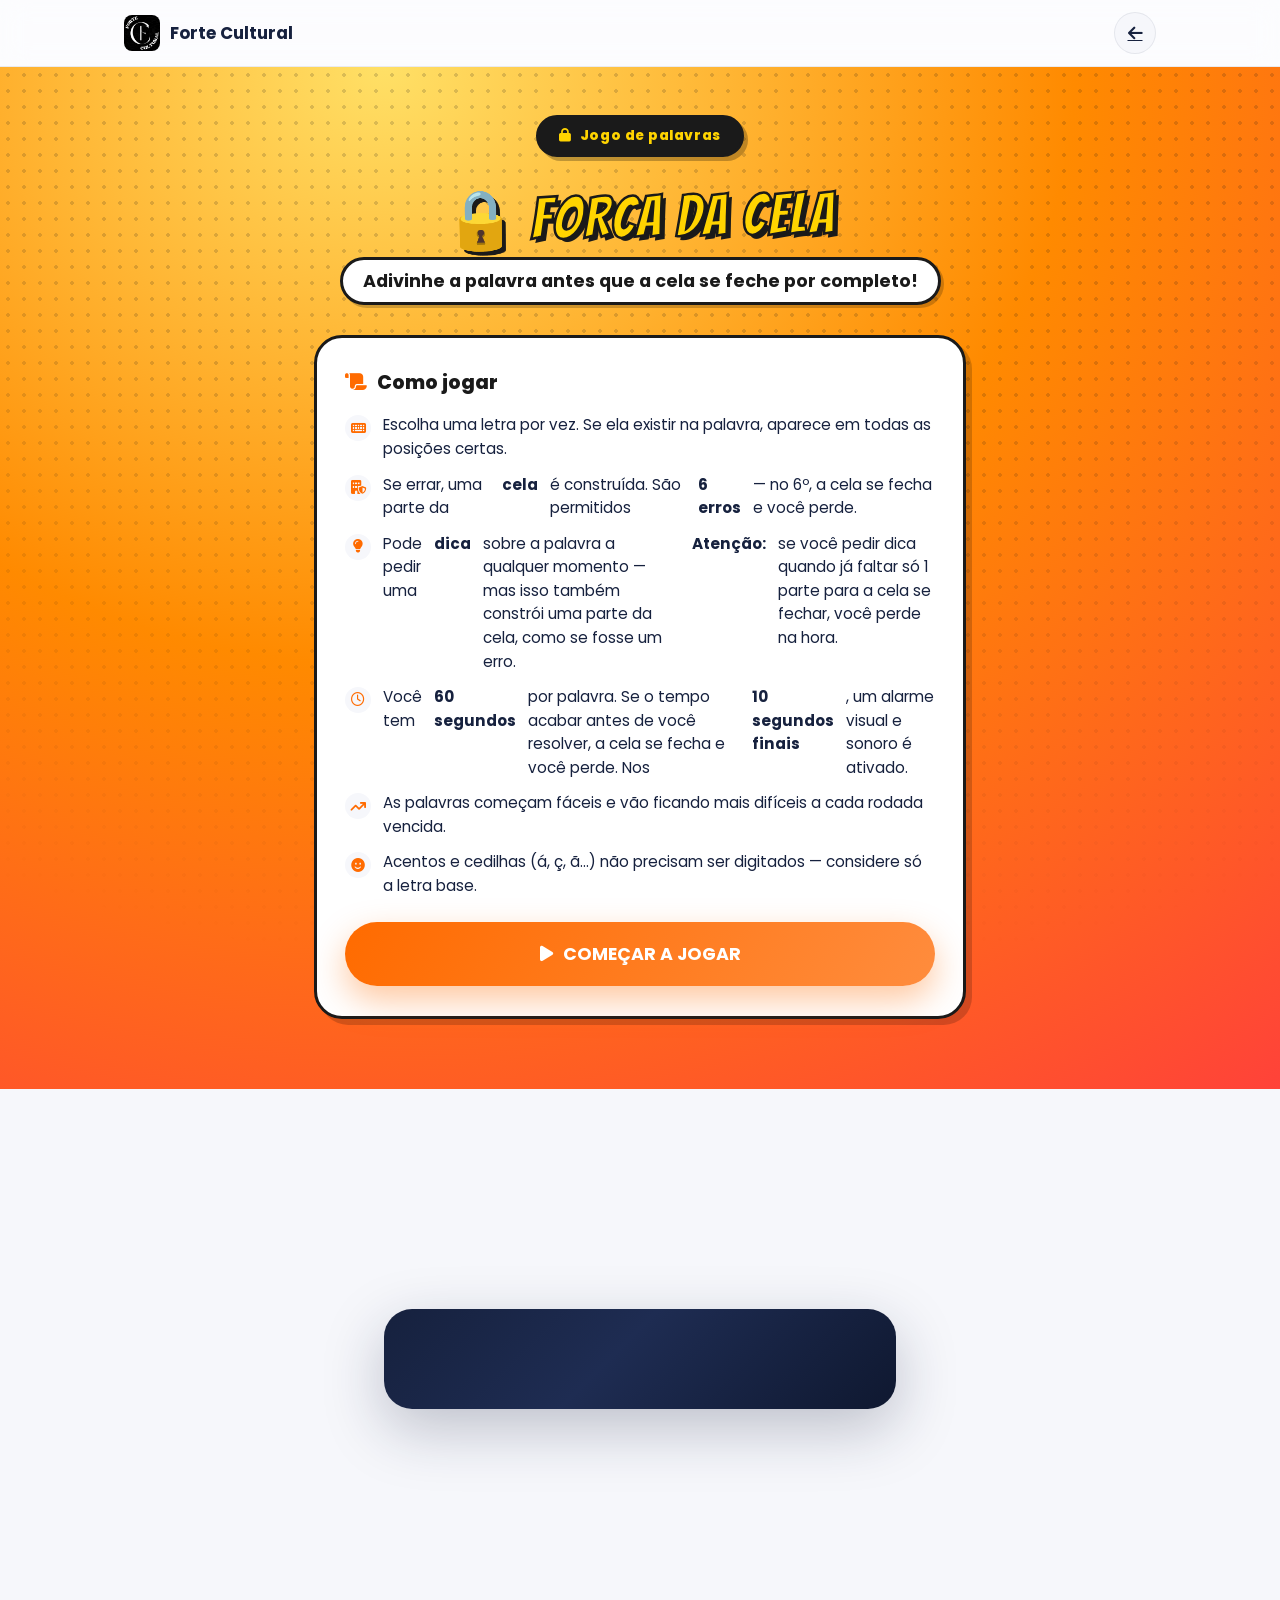
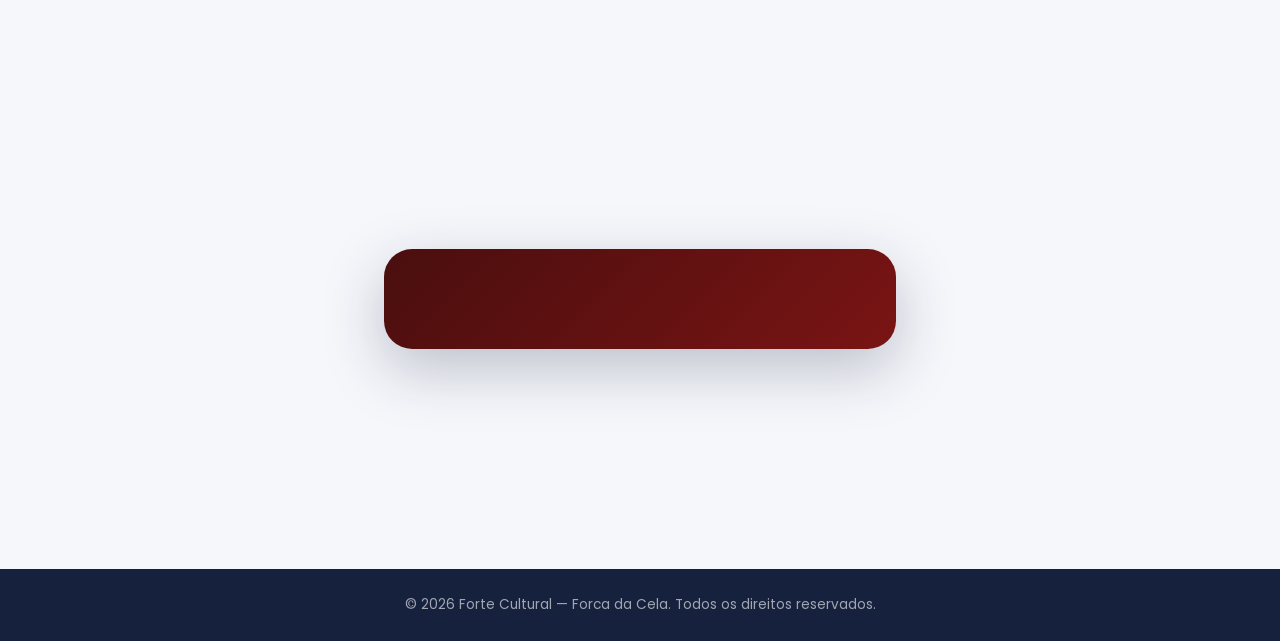
<file: forca.html>
<!DOCTYPE html>
<html lang="pt-BR">
<head>
<meta charset="UTF-8">
<meta name="viewport" content="width=device-width, initial-scale=1.0, viewport-fit=cover">
<title>Forca da Cela | Forte Cultural</title>

<meta name="description" content="Jogo da forca com tema de cela de cadeia: adivinhe a palavra antes que a cela se feche. 301 palavras, do fácil ao difícil, com dicas e cronômetro.">
<meta name="robots" content="index, follow">
<link rel="canonical" href="https://edisilva64.github.io/quiz-forte-cultural/forca.html">

<meta property="og:type" content="website">
<meta property="og:title" content="🔒 Forca da Cela — Forte Cultural">
<meta property="og:description" content="Adivinhe a palavra antes que a cela se feche! 301 palavras, do fácil ao difícil.">
<meta property="og:image" content="img/logo.png">

<link rel="icon" href="favicon.ico">
<link rel="apple-touch-icon" href="img/logo.png">

<link rel="preconnect" href="https://fonts.googleapis.com">
<link rel="preconnect" href="https://fonts.gstatic.com" crossorigin>
<link href="https://fonts.googleapis.com/css2?family=Poppins:wght@300;400;500;600;700;800;900&family=Bangers&display=swap" rel="stylesheet">
<link rel="stylesheet" href="https://cdnjs.cloudflare.com/ajax/libs/font-awesome/6.5.1/css/all.min.css">

<link rel="stylesheet" href="css/style.css">
<link rel="stylesheet" href="css/animations.css">
<link rel="stylesheet" href="css/responsive.css">
<link rel="stylesheet" href="css/dark.css">
<link rel="stylesheet" href="css/forca.css">
</head>
<body class="forca-body">

<a class="skip-link" href="#main">Pular para o conteúdo</a>

<!-- ===================== HEADER ===================== -->
<header class="site-header" role="banner">
  <div class="container header-inner">
    <a class="brand" href="index.html" aria-label="Voltar para o Desafio Lógico Forte Cultural">
      <img src="img/logo.png" alt="Forte Cultural" width="36" height="36" loading="eager">
      <span>Forte Cultural</span>
    </a>
    <a href="index.html" class="icon-btn" aria-label="Voltar ao Quiz" title="Voltar ao Quiz">
      <i class="fa-solid fa-arrow-left" aria-hidden="true"></i>
    </a>
  </div>
</header>

<main id="main">

  <!-- ===================== INTRODUÇÃO / REGRAS ===================== -->
  <section class="forca-hero" id="forcaIntro">
    <div class="forca-halftone" aria-hidden="true"></div>
    <div class="container forca-intro-inner">
      <p class="eyebrow"><i class="fa-solid fa-lock" aria-hidden="true"></i> Jogo de palavras</p>
      <h1 class="forca-title">🔒 FORCA DA CELA</h1>
      <p class="forca-subtitle">Adivinhe a palavra antes que a cela se feche por completo!</p>

      <div class="forca-rules-card">
        <h2 class="forca-rules-title"><i class="fa-solid fa-scroll"></i> Como jogar</h2>
        <ul class="forca-rules-list">
          <li><i class="fa-solid fa-keyboard"></i> Escolha uma letra por vez. Se ela existir na palavra, aparece em todas as posições certas.</li>
          <li><i class="fa-solid fa-building-shield"></i> Se errar, uma parte da <strong>cela</strong> é construída. São permitidos <strong>6 erros</strong> — no 6º, a cela se fecha e você perde.</li>
          <li><i class="fa-solid fa-lightbulb"></i> Pode pedir uma <strong>dica</strong> sobre a palavra a qualquer momento — mas isso também constrói uma parte da cela, como se fosse um erro. <strong>Atenção:</strong> se você pedir dica quando já faltar só 1 parte para a cela se fechar, você perde na hora.</li>
          <li><i class="fa-regular fa-clock"></i> Você tem <strong>60 segundos</strong> por palavra. Se o tempo acabar antes de você resolver, a cela se fecha e você perde. Nos <strong>10 segundos finais</strong>, um alarme visual e sonoro é ativado.</li>
          <li><i class="fa-solid fa-arrow-trend-up"></i> As palavras começam fáceis e vão ficando mais difíceis a cada rodada vencida.</li>
          <li><i class="fa-solid fa-face-smile"></i> Acentos e cedilhas (á, ç, ã...) não precisam ser digitados — considere só a letra base.</li>
        </ul>
        <button id="forcaStartBtn" class="btn btn-primary btn-xl ripple">
          <i class="fa-solid fa-play"></i> COMEÇAR A JOGAR
        </button>
      </div>
    </div>
  </section>

  <!-- ===================== JOGO ===================== -->
  <section class="forca-game-section" id="forcaGameSection" hidden>
    <div class="container forca-game-container">

      <div class="forca-topbar">
        <span class="forca-round-badge" id="forcaRoundBadge">Palavra 1</span>
        <div class="forca-timer" id="forcaTimerDisplay"><i class="fa-regular fa-clock"></i> 01:00</div>
      </div>

      <div class="forca-board">
        <div class="forca-cell-scene" id="forcaCellScene" aria-hidden="true">
          <!-- Preenchido via JS: personagem + barras da cela -->
        </div>

        <div class="forca-word-area">
          <div class="forca-word-display" id="forcaWordDisplay" aria-live="polite"></div>

          <div class="forca-hint-area">
            <button id="forcaHintBtn" class="btn btn-secondary btn-sm ripple">
              <i class="fa-solid fa-lightbulb"></i> PEDIR DICA (custa 1 parte da cela)
            </button>
            <p class="forca-hint-text" id="forcaHintText" hidden></p>
          </div>

          <div class="forca-keyboard" id="forcaKeyboard" role="group" aria-label="Teclado de letras"></div>
        </div>
      </div>

      <!-- Faixa lateral: alterna entre as camisetas do quiz a cada jogada -->
      <aside class="promo-rail" id="forcaRail" aria-label="Oferta relacionada à camiseta">
        <div class="promo-rail-inner">
          <div class="promo-rail-mockup">
            <img id="forcaRailImg" src="img/camiseta-cafe.png" alt="Camiseta em destaque" loading="lazy" width="200" height="256">
          </div>
          <span class="promo-rail-emoji" id="forcaRailEmoji">☕</span>
          <div class="promo-rail-title" id="forcaRailTitle">ESTILO CIÊNCIA</div>
          <p class="promo-rail-text">Conheça nossa loja de camisetas:</p>
          <a class="btn btn-primary btn-sm ripple" id="forcaRailLink" href="https://umapenca.com/fortecultural/" target="_blank" rel="noopener">umapenca.com/fortecultural</a>
        </div>
      </aside>
    </div>
  </section>

  <!-- ===================== RESULTADO DA RODADA (vitória) ===================== -->
  <section class="forca-round-result-section" id="forcaRoundResultSection" hidden>
    <div class="container forca-round-result-container">
      <div class="forca-round-result-card" id="forcaRoundResultCard"></div>
    </div>
  </section>

  <!-- ===================== FIM DE JOGO (derrota) ===================== -->
  <section class="forca-gameover-section" id="forcaGameoverSection" hidden>
    <div class="container forca-gameover-container">
      <div class="forca-gameover-card" id="forcaGameoverCard"></div>
    </div>
  </section>

</main>

<footer class="site-footer">
  <div class="container">
    <p>&copy; <span id="forcaYear"></span> Forte Cultural — Forca da Cela. Todos os direitos reservados.</p>
  </div>
</footer>

<canvas id="confettiCanvas" class="confetti-canvas" aria-hidden="true"></canvas>


<script src="js/config.js" defer></script>
<script src="js/db.js" defer></script>
<script src="js/forca-db.js" defer></script>
<script src="js/forca-words.js" defer></script>
<script src="js/confetti.js" defer></script>
<script src="js/forca-app.js" defer></script>
</body>
</html>
</file>
<file: css/style.css>
/* ===================================================================
   FORTE CULTURAL — DESAFIO LÓGICO
   style.css — Design tokens, reset, layout base e componentes
   =================================================================== */

:root {
  /* Paleta */
  --color-orange: #FF6B00;
  --color-orange-light: #FF8C3D;
  --color-green: #00A651;
  --color-green-dark: #00833F;
  --color-navy: #16213E;
  --color-navy-soft: #1E2C52;
  --color-gray-light: #F6F7FB;
  --color-white: #FFFFFF;

  /* Texto */
  --text-primary: #16213E;
  --text-secondary: #5B6478;
  --text-invert: #FFFFFF;

  /* Superfícies */
  --surface: #FFFFFF;
  --surface-alt: #F6F7FB;
  --surface-glass: rgba(255, 255, 255, 0.65);
  --border-soft: rgba(22, 33, 62, 0.08);

  /* Gradientes */
  --grad-hero: linear-gradient(135deg, #16213E 0%, #1E2C52 45%, #0F1830 100%);
  --grad-brand: linear-gradient(120deg, var(--color-orange) 0%, #FF8C3D 100%);
  --grad-green: linear-gradient(120deg, var(--color-green) 0%, #00C766 100%);

  /* Tipografia */
  --font-display: 'Poppins', system-ui, sans-serif;
  --font-body: 'Poppins', system-ui, sans-serif;

  /* Espaçamento & Raio */
  --radius-sm: 10px;
  --radius-md: 18px;
  --radius-lg: 28px;
  --radius-pill: 999px;
  --shadow-soft: 0 10px 30px rgba(22, 33, 62, 0.10);
  --shadow-strong: 0 20px 60px rgba(22, 33, 62, 0.25);

  --container-w: 1080px;
  --focus-ring: 0 0 0 3px rgba(255, 107, 0, 0.45);

  /* Tema pop-art / HQ (usado só na página de abertura) */
  --comic-yellow: #FFD400;
  --comic-red: #FF3D3D;
  --comic-orange: #FF8A00;
  --comic-ink: #1A1A1A;
  --font-comic: 'Bangers', 'Poppins', cursive;
}

/* ===================== RESET ===================== */
*, *::before, *::after { box-sizing: border-box; }
html { scroll-behavior: smooth; }
body {
  margin: 0;
  font-family: var(--font-body);
  color: var(--text-primary);
  background: var(--surface-alt);
  -webkit-font-smoothing: antialiased;
  overflow-x: hidden;
}
img { max-width: 100%; display: block; }
button { font-family: inherit; cursor: pointer; }
ul { margin: 0; padding: 0; list-style: none; }
h1, h2, h3, p { margin: 0; }
a { color: inherit; }

/* Foco visível — acessibilidade */
a:focus-visible,
button:focus-visible,
input:focus-visible,
[tabindex]:focus-visible {
  outline: none;
  box-shadow: var(--focus-ring);
  border-radius: var(--radius-sm);
}

.skip-link {
  position: absolute;
  left: -999px;
  top: 0;
  background: var(--color-orange);
  color: #fff;
  padding: 12px 20px;
  z-index: 999;
  border-radius: 0 0 8px 0;
}
.skip-link:focus {
  left: 0;
}

.container {
  max-width: var(--container-w);
  margin: 0 auto;
  padding: 0 24px;
}

/* ===================== HEADER ===================== */
.site-header {
  position: sticky;
  top: 0;
  z-index: 50;
  background: var(--surface-glass);
  backdrop-filter: blur(14px) saturate(160%);
  -webkit-backdrop-filter: blur(14px) saturate(160%);
  border-bottom: 1px solid var(--border-soft);
}
.header-inner {
  display: flex;
  align-items: center;
  justify-content: space-between;
  padding-top: 12px;
  padding-bottom: 12px;
}
.brand {
  display: flex;
  align-items: center;
  gap: 10px;
  font-weight: 700;
  font-size: 1.05rem;
  text-decoration: none;
  color: var(--text-primary);
  transition: opacity .2s ease;
}
.brand:hover { opacity: 0.78; }
.brand img { border-radius: 8px; }

.icon-btn {
  background: var(--surface-alt);
  border: 1px solid var(--border-soft);
  width: 42px;
  height: 42px;
  border-radius: var(--radius-pill);
  display: grid;
  place-items: center;
  font-size: 1.05rem;
  color: var(--text-primary);
  transition: transform .25s ease, background .25s ease;
}
.icon-btn:hover { transform: rotate(20deg) scale(1.05); background: #fff; }

/* ===================== HERO — ESTÉTICA POP-ART / HQ ===================== */
.hero {
  position: relative;
  background: radial-gradient(120% 130% at 30% 0%, #FFE066 0%, var(--comic-orange) 45%, var(--comic-red) 100%);
  color: var(--comic-ink);
  padding: 40px 0 60px;
  overflow: hidden;
  isolation: isolate;
}
.hero-glow {
  position: absolute;
  inset: -20%;
  background:
    radial-gradient(500px 350px at 85% 15%, rgba(255,255,255,0.35), transparent 60%),
    radial-gradient(600px 400px at 10% 90%, rgba(255,61,61,0.35), transparent 60%);
  z-index: -1;
  animation: driftGlow 14s ease-in-out infinite alternate;
}
/* Padrão de pontos (halftone), clássico de quadrinhos pop-art */
.hero-halftone {
  position: absolute;
  inset: 0;
  z-index: -1;
  background-image: radial-gradient(rgba(26,26,26,0.16) 1.6px, transparent 1.6px);
  background-size: 16px 16px;
  mask-image: radial-gradient(120% 100% at 50% 0%, black 40%, transparent 90%);
  -webkit-mask-image: radial-gradient(120% 100% at 50% 0%, black 40%, transparent 90%);
}
/* Raios e estrela decorativos */
.hero-bolt {
  position: absolute;
  width: 70px;
  height: auto;
  filter: drop-shadow(3px 4px 0 rgba(0,0,0,0.15));
  z-index: 0;
}
.hero-bolt-1 { top: 14%; left: 4%; transform: rotate(-18deg); animation: pulseSoft 3.2s ease-in-out infinite; }
.hero-bolt-2 { bottom: 10%; right: 6%; width: 56px; transform: rotate(14deg); animation: pulseSoft 3.6s ease-in-out infinite 0.4s; }
.hero-star {
  position: absolute;
  top: 8%;
  right: 10%;
  width: 60px;
  height: auto;
  z-index: 0;
  filter: drop-shadow(2px 3px 0 rgba(0,0,0,0.15));
  animation: spinSlow 12s linear infinite;
}
@media (max-width: 768px) {
  .hero-bolt { width: 46px; }
  .hero-bolt-2 { width: 38px; }
  .hero-star { width: 42px; }
}

.hero-inner { text-align: center; max-width: 760px; position: relative; z-index: 1; }

.eyebrow {
  display: inline-flex;
  align-items: center;
  gap: 8px;
  background: var(--comic-ink);
  border: 3px solid var(--comic-ink);
  color: var(--comic-yellow);
  padding: 8px 20px;
  border-radius: var(--radius-pill);
  font-size: 0.85rem;
  font-weight: 800;
  letter-spacing: 0.04em;
  margin-bottom: 16px;
  box-shadow: 4px 4px 0 rgba(0,0,0,0.25);
}
.eyebrow i { color: var(--comic-yellow); }

.hero-title {
  font-family: var(--font-comic);
  font-weight: 400;
  font-size: clamp(2.3rem, 5.6vw, 4rem);
  line-height: 1.05;
  letter-spacing: 0.03em;
  margin-bottom: 14px;
  color: var(--comic-yellow);
  -webkit-text-stroke: 2.5px var(--comic-ink);
  text-stroke: 2.5px var(--comic-ink);
  text-shadow:
    4px 4px 0 var(--comic-ink),
    -1px -1px 0 var(--comic-ink),
    1px -1px 0 var(--comic-ink),
    -1px 1px 0 var(--comic-ink);
  transform: rotate(-1.5deg);
}
.hero-subtitle {
  font-size: clamp(1.15rem, 2.4vw, 1.5rem);
  font-weight: 800;
  color: var(--comic-ink);
  background: #fff;
  display: inline-block;
  padding: 6px 18px;
  border-radius: var(--radius-pill);
  border: 3px solid var(--comic-ink);
  box-shadow: 3px 3px 0 rgba(0,0,0,0.2);
  margin-bottom: 18px;
}
.hero-text {
  font-size: 1.05rem;
  font-weight: 600;
  color: var(--comic-ink);
  line-height: 1.6;
  margin-bottom: 16px;
}
.hero-text strong { color: #fff; -webkit-text-stroke: 1px var(--comic-ink); }
.hero-note {
  display: inline-flex;
  align-items: center;
  gap: 8px;
  font-size: 0.85rem;
  font-weight: 700;
  color: var(--comic-ink);
  background: rgba(255,255,255,0.75);
  border: 2px solid var(--comic-ink);
  padding: 8px 16px;
  border-radius: var(--radius-pill);
  margin-bottom: 28px;
}
.hero-note i { color: var(--comic-red); }

/* ===================== BOTÕES ===================== */
.btn {
  position: relative;
  overflow: hidden;
  display: inline-flex;
  align-items: center;
  justify-content: center;
  gap: 10px;
  border: none;
  border-radius: var(--radius-pill);
  font-weight: 700;
  font-size: 1rem;
  padding: 16px 34px;
  transition: transform .2s ease, box-shadow .2s ease, filter .2s ease;
  will-change: transform;
}
.btn:active { transform: scale(0.97); }
.btn-xl { padding: 19px 44px; font-size: 1.1rem; }

.btn-primary {
  background: var(--grad-brand);
  color: #fff;
  box-shadow: 0 14px 34px rgba(255,107,0,0.38);
}
.btn-primary:hover { filter: brightness(1.06); transform: translateY(-3px); box-shadow: 0 18px 44px rgba(255,107,0,0.46); }

/* Botão "COMEÇAR AGORA" com visual de quadrinho (só no hero) */
.hero #startBtn.btn-primary {
  background: var(--comic-yellow);
  color: var(--comic-ink);
  font-family: var(--font-comic);
  font-weight: 400;
  letter-spacing: 0.04em;
  font-size: 1.3rem;
  border: 4px solid var(--comic-ink);
  border-radius: 16px;
  box-shadow: 6px 6px 0 var(--comic-ink);
}
.hero #startBtn.btn-primary:hover {
  filter: none;
  background: #FFE066;
  transform: translate(-2px, -2px);
  box-shadow: 8px 8px 0 var(--comic-ink);
}
.hero #startBtn.btn-primary:active {
  transform: translate(3px, 3px);
  box-shadow: 2px 2px 0 var(--comic-ink);
}

.btn-secondary {
  background: var(--color-navy);
  color: #fff;
  box-shadow: 0 10px 26px rgba(22,33,62,0.25);
}
.btn-secondary:hover { transform: translateY(-2px); }

.btn-ghost {
  background: transparent;
  color: var(--text-primary);
  border: 2px solid var(--border-soft);
}
.btn-ghost:hover { background: var(--surface-alt); }

.btn-cta {
  background: var(--grad-green);
  color: #fff;
  box-shadow: 0 16px 40px rgba(0,166,81,0.40);
  font-size: 1.2rem;
}
.btn-cta:hover { transform: translateY(-4px) scale(1.02); box-shadow: 0 22px 54px rgba(0,166,81,0.5); }

/* Efeito ripple */
.ripple { }
.ripple-circle {
  position: absolute;
  border-radius: 50%;
  background: rgba(255,255,255,0.55);
  transform: scale(0);
  animation: rippleAnim .6s ease-out;
  pointer-events: none;
}

/* ===================== REGRAS / RULE CARDS (pop-art) ===================== */
.rules-grid {
  margin-top: 44px;
  display: grid;
  grid-template-columns: repeat(4, 1fr);
  gap: 14px;
}
.rule-card {
  background: #fff;
  border: 3px solid var(--comic-ink);
  border-radius: var(--radius-md);
  padding: 18px 12px;
  display: flex;
  flex-direction: column;
  align-items: center;
  gap: 10px;
  font-size: 0.85rem;
  font-weight: 700;
  color: var(--comic-ink);
  box-shadow: 4px 4px 0 rgba(0,0,0,0.22);
  transition: transform .2s ease, box-shadow .2s ease;
}
.rule-card:hover { transform: translate(-2px, -4px); box-shadow: 6px 8px 0 rgba(0,0,0,0.22); }
.rule-card:nth-child(1) i { color: var(--comic-red); }
.rule-card:nth-child(2) i { color: var(--color-green); }
.rule-card:nth-child(3) i { color: var(--comic-orange); }
.rule-card:nth-child(4) i { color: #7B4FE0; }
.rule-card i { font-size: 1.5rem; }

/* ===================== OPÇÕES DE JOGO EM DESTAQUE (PRIMEIRA TELA) ===================== */
.game-options-grid {
  display: grid;
  grid-template-columns: repeat(3, 1fr);
  gap: 18px;
  margin: 32px 0 8px;
}
.game-option-card {
  display: flex;
  flex-direction: column;
  align-items: center;
  text-align: center;
  gap: 6px;
  background: #fff;
  border: 3px solid var(--comic-ink);
  border-radius: var(--radius-lg);
  padding: 26px 18px 22px;
  text-decoration: none;
  color: var(--comic-ink);
  box-shadow: 5px 5px 0 rgba(0,0,0,0.2);
  transition: transform .2s ease, box-shadow .2s ease, opacity .2s ease;
  cursor: pointer;
  font-family: inherit;
}
.game-option-card:hover:not(:disabled) { transform: translateY(-5px) rotate(-0.5deg); box-shadow: 7px 9px 0 rgba(0,0,0,0.2); }
.game-option-card:disabled { cursor: default; }
.game-option-icon {
  width: 64px;
  height: 64px;
  border-radius: 50%;
  background: var(--opt-color, var(--color-orange));
  color: #fff;
  display: grid;
  place-items: center;
  font-size: 1.7rem;
  margin-bottom: 6px;
  box-shadow: 0 4px 0 rgba(0,0,0,0.15);
}
.game-option-name { font-size: 1.15rem; font-weight: 800; color: var(--opt-color, var(--color-orange)); }
.game-option-desc { font-size: 0.85rem; color: var(--text-secondary); line-height: 1.4; min-height: 2.6em; }
.game-option-btn {
  display: inline-flex;
  align-items: center;
  gap: 8px;
  margin-top: 10px;
  padding: 10px 22px;
  border-radius: var(--radius-pill);
  background: var(--opt-color, var(--color-orange));
  color: #fff;
  font-weight: 800;
  font-size: 0.85rem;
}

/* ===================== ESCOLHA DE NÍVEL ===================== */
.level-select-section {
  padding: 64px 0;
  background: var(--surface-alt);
  scroll-margin-top: 110px;
}
.level-select-container { max-width: 900px; margin: 0 auto; text-align: center; }
.level-select-title {
  font-size: clamp(1.5rem, 3vw, 2rem);
  font-weight: 800;
  color: var(--text-primary);
  margin-bottom: 10px;
}
.level-select-subtitle {
  color: var(--text-secondary);
  max-width: 520px;
  margin: 0 auto 36px;
  line-height: 1.6;
}
.level-cards {
  display: grid;
  grid-template-columns: repeat(3, 1fr);
  gap: 20px;
}
.level-card {
  background: var(--surface);
  border: 3px solid var(--level-card-color, var(--color-orange));
  border-radius: var(--radius-lg);
  padding: 32px 22px;
  text-align: center;
  cursor: pointer;
  transition: transform .2s ease, box-shadow .2s ease;
  box-shadow: var(--shadow-soft);
}
.level-card:hover { transform: translateY(-6px); box-shadow: 0 16px 36px rgba(0,0,0,0.14); }
.level-card-icon {
  width: 64px;
  height: 64px;
  border-radius: 50%;
  margin: 0 auto 16px;
  display: grid;
  place-items: center;
  font-size: 1.6rem;
  color: #fff;
  background: var(--level-card-color, var(--color-orange));
}
.level-card-name {
  font-size: 1.15rem;
  font-weight: 800;
  color: var(--level-card-color, var(--color-orange));
  margin-bottom: 8px;
}
.level-card-desc {
  font-size: 0.88rem;
  color: var(--text-secondary);
  line-height: 1.5;
  margin-bottom: 18px;
}
.level-card-btn {
  display: inline-block;
  padding: 10px 22px;
  border-radius: var(--radius-pill);
  background: var(--level-card-color, var(--color-orange));
  color: #fff;
  font-weight: 700;
  font-size: 0.85rem;
}

/* ===================== QUIZ SECTION ===================== */
.quiz-section {
  padding: 60px 0 40px;
  background: var(--surface-alt);
  scroll-margin-top: 110px; /* evita que o topo fique escondido atrás do cabeçalho fixo ao rolar */
  --level-color: var(--color-orange);
  --level-color-light: #FFF1E0;
}
.quiz-container { width: 100%; max-width: 780px; margin: 0 auto; }

.quiz-topbar { margin-bottom: 24px; }
.tier-badge {
  display: inline-flex;
  align-items: center;
  gap: 8px;
  background: var(--level-color);
  color: #fff;
  font-weight: 800;
  font-size: 0.78rem;
  letter-spacing: 0.03em;
  padding: 6px 16px;
  border-radius: var(--radius-pill);
  margin-bottom: 12px;
  transition: background .3s ease;
}
.tier-badge-block {
  font-weight: 600;
  opacity: 0.85;
}
.progress-info {
  display: flex;
  justify-content: space-between;
  align-items: center;
  margin-bottom: 10px;
  font-weight: 700;
  color: var(--text-primary);
}
.timer {
  display: inline-flex;
  align-items: center;
  gap: 8px;
  background: var(--color-navy);
  color: #fff;
  padding: 9px 20px;
  border-radius: var(--radius-pill);
  font-size: 1.35rem;
  font-weight: 700;
  font-variant-numeric: tabular-nums;
}
.progress-track {
  height: 12px;
  border-radius: var(--radius-pill);
  background: rgba(22,33,62,0.08);
  overflow: hidden;
}
.progress-fill {
  height: 100%;
  width: 0%;
  border-radius: var(--radius-pill);
  background: var(--level-color);
  transition: width .5s cubic-bezier(.65,0,.35,1), background .3s ease;
}

.question-stage { position: relative; min-height: 380px; }

.question-card {
  position: relative;
  background: var(--surface);
  border-radius: var(--radius-lg);
  box-shadow: var(--shadow-soft);
  padding: 44px 36px;
  text-align: center;
  border-top: 6px solid var(--level-color);
  transition: border-color .3s ease;
}

/* Cronômetro de pressão — conta o tempo gasto na pergunta atual */
.question-timer-badge {
  position: absolute;
  top: 18px;
  right: 20px;
  display: inline-flex;
  align-items: center;
  gap: 6px;
  background: var(--surface-alt);
  color: var(--text-secondary);
  font-size: 0.78rem;
  font-weight: 700;
  padding: 6px 13px;
  border-radius: var(--radius-pill);
  font-variant-numeric: tabular-nums;
  transition: background .25s ease, color .25s ease;
}
.question-timer-badge.pressure {
  background: rgba(255, 60, 60, 0.14);
  color: #FF3C3C;
  animation: pulseSoft 1s ease-in-out infinite;
}
.question-number {
  display: inline-block;
  background: var(--level-color-light);
  color: var(--level-color);
  font-weight: 800;
  font-size: 0.8rem;
  padding: 6px 16px;
  border-radius: var(--radius-pill);
  margin-bottom: 18px;
  letter-spacing: 0.04em;
  transition: background .3s ease, color .3s ease;
}
.question-text {
  font-size: clamp(1.25rem, 2.6vw, 1.7rem);
  font-weight: 700;
  line-height: 1.4;
  margin-bottom: 30px;
  color: var(--text-primary);
}
.options-grid {
  display: grid;
  gap: 14px;
  text-align: left;
}
.option-btn {
  display: flex;
  align-items: center;
  gap: 14px;
  width: 100%;
  background: var(--surface-alt);
  border: 2px solid transparent;
  border-radius: var(--radius-md);
  padding: 16px 20px;
  font-size: 1rem;
  font-weight: 600;
  color: var(--text-primary);
  text-align: left;
  transition: all .2s ease;
}
.option-letter {
  flex-shrink: 0;
  width: 34px;
  height: 34px;
  border-radius: 50%;
  background: var(--level-color);
  color: #fff;
  display: grid;
  place-items: center;
  font-weight: 800;
  font-size: 0.85rem;
  transition: background .3s ease;
}
.option-btn:hover { border-color: var(--level-color); transform: translateX(4px); }
.option-btn.correct { background: rgba(0,166,81,0.14); border-color: var(--color-green); }
.option-btn.correct .option-letter { background: var(--color-green); }
.option-btn.wrong { background: rgba(255,60,60,0.12); border-color: #FF3C3C; }
.option-btn.wrong .option-letter { background: #FF3C3C; }
.option-btn.disabled { pointer-events: none; opacity: 0.75; }
.option-btn .fa-check, .option-btn .fa-xmark { margin-left: auto; }

/* ===================== FAIXA LATERAL (PROMO RAIL) =====================
   Mobile/tablet: cartão estático acima da pergunta.
   Desktop largo (ver responsive.css): fixa no lado direito da tela. */
.promo-rail {
  margin-bottom: 22px;
}
.hero-rail {
  margin-top: 32px;
  margin-bottom: 0;
}
.promo-rail-inner {
  background: linear-gradient(135deg, #16213E, #26375F);
  border-radius: var(--radius-lg);
  padding: 22px;
  text-align: center;
  color: #fff;
  box-shadow: var(--shadow-soft);
}
.promo-rail-mockup {
  border-radius: var(--radius-md);
  overflow: hidden;
  margin: 0 auto 14px;
  max-width: 180px;
  box-shadow: 0 16px 34px rgba(0,0,0,0.35);
  transition: transform .3s ease;
}
.promo-rail-mockup:hover { transform: scale(1.05) rotate(-1deg); }
.promo-rail-mockup img { width: 100%; height: auto; display: block; }
.promo-rail-emoji { font-size: 1.5rem; }
.promo-rail-title {
  font-weight: 800;
  font-size: 1rem;
  margin: 6px 0 6px;
  color: var(--color-orange-light);
  letter-spacing: 0.02em;
}
.promo-rail-text { color: rgba(255,255,255,0.8); margin-bottom: 16px; font-size: 0.88rem; }
.btn-sm { padding: 12px 20px; font-size: 0.85rem; width: 100%; }

/* ===================== RESULTADO ===================== */
/* ===================== BLOCO CONCLUÍDO (interstitial) ===================== */
.block-complete-section {
  min-height: 60vh;
  display: flex;
  align-items: center;
  padding: 60px 0;
  background: var(--surface-alt);
  scroll-margin-top: 110px;
}
.block-complete-container { max-width: 560px; margin: 0 auto; width: 100%; }
.block-complete-card {
  background: var(--grad-hero);
  color: #fff;
  border-radius: var(--radius-lg);
  padding: 50px 34px;
  text-align: center;
  box-shadow: var(--shadow-strong);
  animation: popIn .45s cubic-bezier(.34,1.56,.64,1) both;
}
.block-complete-emoji { font-size: 3.6rem; margin-bottom: 10px; }
.block-complete-title { font-size: 1.6rem; font-weight: 800; margin-bottom: 14px; }
.block-complete-score { font-size: 1.05rem; color: rgba(255,255,255,0.9); margin-bottom: 6px; }
.block-complete-overall { font-size: 0.92rem; color: rgba(255,255,255,0.7); margin-bottom: 22px; }
.block-complete-warning {
  background: rgba(255,255,255,0.1);
  border: 1px solid rgba(255,255,255,0.2);
  border-radius: var(--radius-md);
  padding: 14px 18px;
  font-size: 0.92rem;
  color: #FFD9B8;
  margin-bottom: 28px;
}
.block-complete-actions { display: flex; flex-direction: column; gap: 12px; align-items: center; }
.block-complete-actions .btn-ghost { color: #fff; border-color: rgba(255,255,255,0.3); }
.block-complete-actions .btn-ghost:hover { background: rgba(255,255,255,0.1); }

.result-section { padding: 60px 0 100px; background: var(--surface-alt); scroll-margin-top: 110px; }
.result-container { max-width: 760px; margin: 0 auto; display: flex; flex-direction: column; gap: 40px; }

.result-card {
  background: var(--grad-hero);
  color: #fff;
  border-radius: var(--radius-lg);
  padding: 50px 34px;
  text-align: center;
  box-shadow: var(--shadow-strong);
}
.result-emoji { font-size: 4rem; margin-bottom: 10px; }
.result-level { font-size: 1.9rem; font-weight: 800; margin-bottom: 6px; }
.result-score { font-size: 1.1rem; color: rgba(255,255,255,0.8); margin-bottom: 26px; }
.result-message { max-width: 460px; margin: 0 auto 30px; color: rgba(255,255,255,0.85); line-height: 1.6; }

.stats-grid {
  display: grid;
  grid-template-columns: repeat(4, 1fr);
  gap: 14px;
  margin-top: 10px;
}
.stat-box {
  background: rgba(255,255,255,0.08);
  border: 1px solid rgba(255,255,255,0.15);
  border-radius: var(--radius-md);
  padding: 16px 10px;
}
.stat-value { font-size: 1.4rem; font-weight: 800; color: var(--color-orange-light); }
.stat-label { font-size: 0.75rem; color: rgba(255,255,255,0.75); margin-top: 4px; }

.section-title {
  font-size: 1.4rem;
  font-weight: 800;
  margin-bottom: 18px;
  display: flex;
  align-items: center;
  gap: 10px;
}
.section-title i { color: var(--color-orange); }

/* ===================== ESTATÍSTICAS DA COMUNIDADE =====================
   Mostradas de forma sempre positiva/incentivadora, nunca como um
   placar de "ganhou/perdeu" contra outros jogadores. */
.community-stats {
  margin-top: 26px;
  display: grid;
  gap: 12px;
}
.community-stats.loading .community-card {
  opacity: 0.5;
}
.community-card {
  display: flex;
  align-items: center;
  gap: 14px;
  background: rgba(255,255,255,0.08);
  border: 1px solid rgba(255,255,255,0.15);
  border-radius: var(--radius-md);
  padding: 16px 18px;
  text-align: left;
  transition: opacity .3s ease;
}
.community-card-icon {
  flex-shrink: 0;
  width: 44px;
  height: 44px;
  border-radius: 50%;
  display: grid;
  place-items: center;
  font-size: 1.15rem;
  background: rgba(255,107,0,0.18);
  color: var(--color-orange-light);
}
.community-card-text {
  font-size: 0.9rem;
  color: rgba(255,255,255,0.88);
  line-height: 1.5;
}
.community-card-text strong { color: #fff; }

.review-list { display: flex; flex-direction: column; gap: 12px; }
.review-item {
  background: var(--surface);
  border-radius: var(--radius-md);
  padding: 18px 20px;
  box-shadow: var(--shadow-soft);
  border-left: 5px solid var(--color-green);
}
.review-item.wrong { border-left-color: #FF3C3C; }
.review-q { font-weight: 700; margin-bottom: 8px; display: flex; gap: 10px; align-items: flex-start; }
.review-q i { margin-top: 4px; }
.review-item.correct .review-q i { color: var(--color-green); }
.review-item.wrong .review-q i { color: #FF3C3C; }
.review-row { font-size: 0.9rem; margin: 4px 0; color: var(--text-secondary); }
.review-row strong { color: var(--text-primary); }
.review-explain {
  margin-top: 8px;
  font-size: 0.88rem;
  background: var(--surface-alt);
  border-radius: 10px;
  padding: 10px 14px;
  color: var(--text-secondary);
}

.card-surface {
  background: var(--surface);
  border-radius: var(--radius-lg);
  padding: 32px;
  box-shadow: var(--shadow-soft);
}
.cert-form { display: flex; gap: 12px; flex-wrap: wrap; }
.cert-form input {
  flex: 1;
  min-width: 220px;
  padding: 15px 18px;
  border-radius: var(--radius-md);
  border: 2px solid var(--border-soft);
  font-size: 1rem;
  font-family: inherit;
}
.cert-form input:focus { border-color: var(--color-orange); }

.share-buttons { display: flex; gap: 12px; flex-wrap: wrap; }
.share-btn {
  width: 52px; height: 52px;
  border-radius: 50%;
  border: none;
  display: grid;
  place-items: center;
  font-size: 1.2rem;
  color: #fff;
  transition: transform .2s ease;
}
.share-btn:hover { transform: translateY(-4px) scale(1.08); }
.share-btn.wa { background: #25D366; }
.share-btn.fb { background: #1877F2; }
.share-btn.tg { background: #229ED9; }
.share-btn.x { background: #000; }
.share-btn.copy { background: var(--color-navy); }
.share-btn.native { background: var(--color-orange); }
.share-feedback { margin-top: 12px; font-size: 0.9rem; color: var(--color-green); font-weight: 600; min-height: 20px; }

#restartBtn { align-self: center; }

/* ===================== CTA FINAL ===================== */
.cta-final {
  background: var(--grad-green);
  padding: 56px 0 70px;
  text-align: center;
  color: #fff;
  position: relative;
  overflow: hidden;
}
.cta-inner { max-width: 620px; margin: 0 auto; position: relative; z-index: 1; }
.stars { font-size: 1.4rem; margin-bottom: 16px; letter-spacing: 4px; }
.cta-final h2 { font-size: clamp(1.6rem, 3.6vw, 2.3rem); font-weight: 800; margin-bottom: 22px; line-height: 1.3; }
.cta-list { display: flex; justify-content: center; gap: 22px; flex-wrap: wrap; margin-bottom: 34px; font-weight: 600; }
.cta-list li { display: flex; align-items: center; gap: 8px; }
.cta-list i { background: rgba(255,255,255,0.2); border-radius: 50%; padding: 6px; font-size: 0.75rem; }

/* ===================== FOOTER ===================== */
.site-footer {
  background: var(--color-navy);
  color: rgba(255,255,255,0.6);
  text-align: center;
  padding: 26px 0;
  font-size: 0.85rem;
}

/* ===================== CONFETTI CANVAS ===================== */
.confetti-canvas {
  position: fixed;
  inset: 0;
  pointer-events: none;
  z-index: 999;
  width: 100%;
  height: 100%;
}

/* Certificado — canvas escondido usado só para gerar imagem/PDF */
#certCanvas { display: none; }
</file>
<file: css/animations.css>
/* ===================================================================
   animations.css — Microanimações, transições e keyframes
   =================================================================== */

@keyframes driftGlow {
  0%   { transform: translate(0,0) scale(1); }
  100% { transform: translate(-3%, 2%) scale(1.06); }
}

@keyframes rippleAnim {
  to { transform: scale(3.5); opacity: 0; }
}

@keyframes fadeInUp {
  from { opacity: 0; transform: translateY(18px); }
  to   { opacity: 1; transform: translateY(0); }
}

@keyframes fadeIn {
  from { opacity: 0; }
  to   { opacity: 1; }
}

@keyframes popIn {
  0%   { opacity: 0; transform: scale(0.85); }
  60%  { opacity: 1; transform: scale(1.03); }
  100% { transform: scale(1); }
}

@keyframes pulseSoft {
  0%, 100% { transform: scale(1); }
  50%      { transform: scale(1.04); }
}

@keyframes spinSlow {
  from { transform: rotate(0deg); }
  to   { transform: rotate(360deg); }
}

@keyframes glowPulse {
  0%, 100% { box-shadow: 0 14px 34px rgba(255,107,0,0.38); }
  50%      { box-shadow: 0 18px 50px rgba(255,107,0,0.55); }
}

@keyframes slideInRight {
  from { opacity: 0; transform: translateX(30px); }
  to   { opacity: 1; transform: translateX(0); }
}

/* Entrada do Hero */
.hero-inner > * { animation: fadeInUp .7s ease both; }
.hero-inner .eyebrow      { animation-delay: .05s; }
.hero-inner .hero-title   { animation-delay: .12s; }
.hero-inner .hero-subtitle{ animation-delay: .2s; }
.hero-inner .hero-text    { animation-delay: .28s; }
.hero-inner .hero-note    { animation-delay: .32s; }
.hero-inner #startBtn     { animation-delay: .36s; }
.hero-inner .rules-grid   { animation-delay: .44s; }

/* Botão pulsante para chamar atenção */
#startBtn { animation: fadeInUp .7s ease .36s both, pulseSoft 2.6s ease-in-out 2s infinite; }
#startBtn:hover { animation-play-state: paused; }

/* Transição de perguntas */
.question-card {
  animation: popIn .45s cubic-bezier(.34,1.56,.64,1) both;
}
.question-card.leaving {
  animation: fadeOutLeft .3s ease both;
}
@keyframes fadeOutLeft {
  to { opacity: 0; transform: translateX(-24px) scale(0.97); }
}

.option-btn { animation: slideInRight .35s ease both; }
.option-btn:nth-child(1){ animation-delay: .05s; }
.option-btn:nth-child(2){ animation-delay: .1s; }
.option-btn:nth-child(3){ animation-delay: .15s; }
.option-btn:nth-child(4){ animation-delay: .2s; }

.promo-rail { animation: fadeInUp .5s ease both; }

.result-card { animation: popIn .5s cubic-bezier(.34,1.56,.64,1) both; }
.review-item { animation: fadeInUp .4s ease both; }
.review-item:nth-child(n) { animation-delay: calc(var(--i, 0) * 0.03s); }

/* Ripple effect helper (posicionado via JS) */
.ripple { position: relative; }

/* Hover em cartões de mockup */
.promo-rail-mockup { transition: transform .35s cubic-bezier(.34,1.56,.64,1); }

/* Respeita usuários que preferem menos movimento */
@media (prefers-reduced-motion: reduce) {
  *, *::before, *::after {
    animation-duration: 0.001ms !important;
    animation-iteration-count: 1 !important;
    transition-duration: 0.001ms !important;
    scroll-behavior: auto !important;
  }
}
</file>
<file: css/responsive.css>
/* ===================================================================
   responsive.css — Breakpoints para tablet, celular e telas grandes
   =================================================================== */

/* ===== Telas grandes / TV ===== */
@media (min-width: 1440px) {
  .container { max-width: 1200px; }
  .hero { padding: 64px 0 90px; }
}

/* ===== Faixa lateral fixa (somente em telas largas o suficiente
   para não sobrepor o quiz, que é centralizado em 780px).
   Posicionada na altura aproximada de onde fica o título "DESAFIO LÓGICO"
   no hero (cabeçalho fixo + respiro do hero), em vez de centralizada
   verticalmente na tela. ===== */
@media (min-width: 1240px) {
  .promo-rail {
    position: fixed;
    top: 150px;
    right: 26px;
    width: 200px;
    margin-bottom: 0;
    z-index: 40;
    animation: slideInRight .5s ease both;
  }
}

/* ===== Tablet ===== */
@media (max-width: 900px) {
  .rules-grid { grid-template-columns: repeat(2, 1fr); }
  .stats-grid { grid-template-columns: repeat(2, 1fr); }
  .game-options-grid { grid-template-columns: 1fr; }
}

/* ===== Celular ===== */
@media (max-width: 640px) {
  .container { padding: 0 18px; }
  .hero { padding: 32px 0 40px; }
  .hero-title { font-size: clamp(1.6rem, 7.2vw, 2.08rem); }
  .rules-grid { grid-template-columns: repeat(2, 1fr); gap: 10px; }
  .rule-card { padding: 14px 8px; font-size: 0.78rem; }
  .game-options-grid { grid-template-columns: 1fr; gap: 14px; }

  .level-cards { grid-template-columns: 1fr; }
  .level-select-section { padding: 40px 0; }

  .question-card { padding: 46px 20px 30px; }
  .question-text { font-size: 1.15rem; }
  .option-btn { padding: 14px 16px; font-size: 0.92rem; }

  .question-timer-badge { top: 14px; right: 14px; font-size: 0.7rem; padding: 5px 10px; }
  .timer { font-size: 1.1rem; padding: 7px 16px; }

  .promo-rail { margin-bottom: 16px; }
  .promo-rail-mockup { max-width: 140px; }

  .quiz-section { padding: 36px 0 24px; }
  .cta-final { padding: 40px 0 56px; }

  .stats-grid { grid-template-columns: repeat(2, 1fr); }
  .result-card { padding: 36px 22px; }

  .cert-form { flex-direction: column; }
  .cert-form input { width: 100%; }

  .cta-list { flex-direction: column; gap: 10px; align-items: flex-start; margin: 0 auto 30px; width: fit-content; }

  .share-buttons { justify-content: center; }
}

@media (max-width: 400px) {
  .hero-title { font-size: 1.52rem; }
  .btn-xl { padding: 15px 26px; font-size: 0.95rem; }
}
</file>
<file: css/dark.css>
/* ===================================================================
   dark.css — Modo escuro automático (prefers-color-scheme) + toggle manual
   =================================================================== */

@media (prefers-color-scheme: dark) {
  :root {
    --surface: #1B2340;
    --surface-alt: #141B33;
    --surface-glass: rgba(20, 27, 51, 0.65);
    --border-soft: rgba(255, 255, 255, 0.08);
    --text-primary: #F2F4FA;
    --text-secondary: #A9B1CC;
  }
  body { background: var(--surface-alt); }
  .quiz-section, .result-section { background: var(--surface-alt); }
  .review-explain { background: #10182E; }
}

/* Toggle manual — sobrepõe a preferência do sistema */
body.dark-mode {
  --surface: #1B2340;
  --surface-alt: #141B33;
  --surface-glass: rgba(20, 27, 51, 0.65);
  --border-soft: rgba(255, 255, 255, 0.08);
  --text-primary: #F2F4FA;
  --text-secondary: #A9B1CC;
}
body.dark-mode .quiz-section,
body.dark-mode .result-section { background: var(--surface-alt); }
body.dark-mode .review-explain { background: #10182E; }

body.light-mode {
  --surface: #FFFFFF;
  --surface-alt: #F6F7FB;
  --surface-glass: rgba(255, 255, 255, 0.65);
  --border-soft: rgba(22, 33, 62, 0.08);
  --text-primary: #16213E;
  --text-secondary: #5B6478;
}
</file>
<file: css/forca.css>
/* ===================================================================
   forca.css — Estilos específicos do jogo "Forca da Cela"
   Reaproveita variáveis e componentes de css/style.css (cores, botões,
   faixa lateral promo-rail etc.)
   =================================================================== */

.forca-body { background: var(--surface-alt); }

/* ===================== INTRO / REGRAS ===================== */
.forca-hero {
  position: relative;
  background: radial-gradient(120% 130% at 30% 0%, #FFE066 0%, var(--comic-orange) 45%, var(--comic-red) 100%);
  color: var(--comic-ink);
  padding: 48px 0 70px;
  overflow: hidden;
  isolation: isolate;
}
.forca-halftone {
  position: absolute;
  inset: 0;
  z-index: -1;
  background-image: radial-gradient(rgba(26,26,26,0.16) 1.6px, transparent 1.6px);
  background-size: 16px 16px;
  mask-image: radial-gradient(120% 100% at 50% 0%, black 40%, transparent 90%);
  -webkit-mask-image: radial-gradient(120% 100% at 50% 0%, black 40%, transparent 90%);
}
.forca-intro-inner { max-width: 700px; margin: 0 auto; text-align: center; position: relative; z-index: 1; }
.forca-title {
  font-family: var(--font-comic);
  font-weight: 400;
  font-size: clamp(2.1rem, 5.2vw, 3.6rem);
  line-height: 1.05;
  letter-spacing: 0.03em;
  margin: 14px 0 10px;
  color: var(--comic-yellow);
  -webkit-text-stroke: 2.5px var(--comic-ink);
  text-shadow: 4px 4px 0 var(--comic-ink);
  transform: rotate(-1deg);
}
.forca-subtitle {
  font-size: 1.1rem;
  font-weight: 700;
  color: var(--comic-ink);
  background: #fff;
  display: inline-block;
  padding: 8px 20px;
  border-radius: var(--radius-pill);
  border: 3px solid var(--comic-ink);
  box-shadow: 3px 3px 0 rgba(0,0,0,0.2);
  margin-bottom: 30px;
}

.forca-rules-card {
  background: #fff;
  border: 3px solid var(--comic-ink);
  border-radius: var(--radius-lg);
  padding: 30px 28px;
  text-align: left;
  box-shadow: 6px 6px 0 rgba(0,0,0,0.18);
}
.forca-rules-title {
  font-size: 1.2rem;
  font-weight: 800;
  color: var(--comic-ink);
  margin-bottom: 16px;
  display: flex;
  align-items: center;
  gap: 10px;
}
.forca-rules-title i { color: var(--color-orange); }
.forca-rules-list { list-style: none; margin: 0 0 24px; padding: 0; display: flex; flex-direction: column; gap: 12px; }
.forca-rules-list li {
  display: flex;
  align-items: flex-start;
  gap: 12px;
  font-size: 0.95rem;
  line-height: 1.55;
  color: var(--text-primary);
}
.forca-rules-list i {
  flex-shrink: 0;
  width: 26px;
  height: 26px;
  border-radius: 50%;
  background: var(--surface-alt);
  color: var(--color-orange);
  display: grid;
  place-items: center;
  font-size: 0.85rem;
  margin-top: 2px;
}
.forca-rules-card #forcaStartBtn { width: 100%; justify-content: center; }

/* ===================== TELA DO JOGO ===================== */
.forca-game-section {
  padding: 40px 0 70px;
  background: var(--surface-alt);
  scroll-margin-top: 110px;
}
.forca-game-container { max-width: 980px; margin: 0 auto; position: relative; }

.forca-topbar {
  display: flex;
  align-items: center;
  justify-content: space-between;
  margin-bottom: 20px;
}
.forca-round-badge {
  background: var(--grad-brand);
  color: #fff;
  font-weight: 800;
  font-size: 0.85rem;
  padding: 8px 18px;
  border-radius: var(--radius-pill);
}
.forca-timer {
  display: inline-flex;
  align-items: center;
  gap: 8px;
  background: var(--color-navy);
  color: #fff;
  padding: 10px 22px;
  border-radius: var(--radius-pill);
  font-size: 1.4rem;
  font-weight: 800;
  font-variant-numeric: tabular-nums;
  transition: background .25s ease, transform .15s ease;
}
.forca-timer.warning {
  background: #FF3C3C;
  animation: forcaAlarmPulse 1s ease-in-out infinite;
}
@keyframes forcaAlarmPulse {
  0%, 100% { transform: scale(1); box-shadow: 0 0 0 rgba(255,60,60,0.6); }
  50%      { transform: scale(1.08); box-shadow: 0 0 22px rgba(255,60,60,0.6); }
}

.forca-board {
  background: var(--surface);
  border-radius: var(--radius-lg);
  box-shadow: var(--shadow-soft);
  padding: 36px;
  display: grid;
  grid-template-columns: 220px 1fr;
  gap: 34px;
  align-items: start;
}

/* ===== Cena da cela (personagem + barras) ===== */
.forca-cell-scene {
  position: relative;
  width: 100%;
  aspect-ratio: 3 / 4;
  background: linear-gradient(180deg, #EFF2FB, #E4E8F5);
  border-radius: var(--radius-md);
  overflow: hidden;
  border: 2px solid var(--border-soft);
}
.forca-cell-scene svg { width: 100%; height: 100%; display: block; }
.forca-bar {
  transition: opacity .35s ease, transform .35s ease;
  opacity: 0;
  transform: scaleY(0);
  transform-origin: bottom;
}
.forca-bar.visible { opacity: 1; transform: scaleY(1); }
.forca-bar.escaping {
  transition: transform .6s cubic-bezier(.34,1.56,.64,1), opacity .5s ease .15s;
  transform: translateY(-260px) scaleY(1);
  opacity: 0;
}

.forca-character { transition: transform .3s ease; }
.forca-character.sad { animation: forcaShake .4s ease; }
.forca-character.dancing { animation: forcaDance 0.6s ease-in-out infinite; }
.forca-character.caught { opacity: 0.55; }

@keyframes forcaShake {
  0%, 100% { transform: translateX(0); }
  25% { transform: translateX(-4px) rotate(-3deg); }
  75% { transform: translateX(4px) rotate(3deg); }
}
@keyframes forcaDance {
  0%, 100% { transform: rotate(-8deg) translateY(0); }
  50%      { transform: rotate(8deg) translateY(-10px); }
}

/* ===== Área da palavra ===== */
.forca-word-area { display: flex; flex-direction: column; gap: 22px; }
.forca-word-display {
  display: flex;
  flex-wrap: wrap;
  gap: 8px;
  justify-content: center;
  font-family: var(--font-comic);
  font-size: clamp(1.8rem, 4vw, 2.6rem);
  letter-spacing: 0.05em;
  color: var(--color-navy);
  min-height: 60px;
}
.forca-letter-slot {
  display: inline-flex;
  align-items: center;
  justify-content: center;
  min-width: 0.9em;
  border-bottom: 4px solid var(--color-navy);
  padding-bottom: 2px;
}
.forca-letter-slot.revealed { color: var(--color-green); border-color: var(--color-green); animation: popIn .3s ease both; }

.forca-hint-area { display: flex; flex-direction: column; align-items: flex-start; gap: 10px; }
.forca-hint-text {
  background: #FFF7E0;
  border: 2px dashed var(--color-orange);
  border-radius: var(--radius-md);
  padding: 12px 16px;
  font-size: 0.92rem;
  color: var(--text-primary);
  animation: fadeInUp .3s ease both;
}
.btn-sm { padding: 10px 18px; font-size: 0.85rem; }

.forca-keyboard {
  display: grid;
  grid-template-columns: repeat(auto-fill, minmax(38px, 1fr));
  gap: 8px;
}
.forca-key {
  padding: 10px 0;
  border: 2px solid var(--border-soft);
  border-radius: 10px;
  background: var(--surface-alt);
  font-weight: 800;
  font-size: 0.95rem;
  color: var(--text-primary);
  transition: all .15s ease;
}
.forca-key:hover:not(:disabled) { border-color: var(--color-orange); transform: translateY(-2px); }
.forca-key:disabled { opacity: 0.35; cursor: default; }
.forca-key.correct { background: var(--color-green); border-color: var(--color-green); color: #fff; }
.forca-key.wrong { background: #FF3C3C; border-color: #FF3C3C; color: #fff; }

/* ===== Faixa lateral (fica fixa dentro do grid do board, não sobrepõe) ===== */
/* A faixa lateral (.promo-rail) usa exatamente o mesmo estilo do quiz,
   definido em css/style.css — sem overrides aqui, para ficar idêntica. */

/* ===================== RESULTADO DA RODADA / FIM DE JOGO ===================== */
.forca-round-result-section,
.forca-gameover-section {
  min-height: 60vh;
  display: flex;
  align-items: center;
  padding: 60px 0;
  background: var(--surface-alt);
  scroll-margin-top: 110px;
}
.forca-round-result-container,
.forca-gameover-container { max-width: 560px; margin: 0 auto; width: 100%; }
.forca-round-result-card,
.forca-gameover-card {
  background: var(--grad-hero);
  color: #fff;
  border-radius: var(--radius-lg);
  padding: 50px 34px;
  text-align: center;
  box-shadow: var(--shadow-strong);
  animation: popIn .45s cubic-bezier(.34,1.56,.64,1) both;
}
.forca-result-emoji { font-size: 3.6rem; margin-bottom: 10px; }
.forca-result-title { font-size: 1.6rem; font-weight: 800; margin-bottom: 14px; }
.forca-result-word { font-size: 1.1rem; color: rgba(255,255,255,0.9); margin-bottom: 6px; }
.forca-result-sub { font-size: 0.92rem; color: rgba(255,255,255,0.7); margin-bottom: 26px; }
.forca-result-actions { display: flex; flex-direction: column; gap: 12px; align-items: center; }
.forca-result-actions .btn-ghost { color: #fff; border-color: rgba(255,255,255,0.3); }
.forca-result-actions .btn-ghost:hover { background: rgba(255,255,255,0.1); }

.forca-gameover-card { background: linear-gradient(135deg, #4A0E0E, #7A1414); }

/* ===================== RESPONSIVO (mobile) ===================== */
@media (max-width: 720px) {
  .forca-rules-card { padding: 22px 18px; }
  .forca-board {
    grid-template-columns: 1fr;
    padding: 22px 18px;
    gap: 22px;
  }
  .forca-cell-scene { max-width: 220px; margin: 0 auto; aspect-ratio: 1 / 1; }
  .forca-word-display { font-size: 1.6rem; }
  .forca-keyboard { grid-template-columns: repeat(auto-fill, minmax(32px, 1fr)); gap: 6px; }
  .forca-key { padding: 8px 0; font-size: 0.85rem; }
  .forca-timer { font-size: 1.1rem; padding: 8px 16px; }
}
</file>
